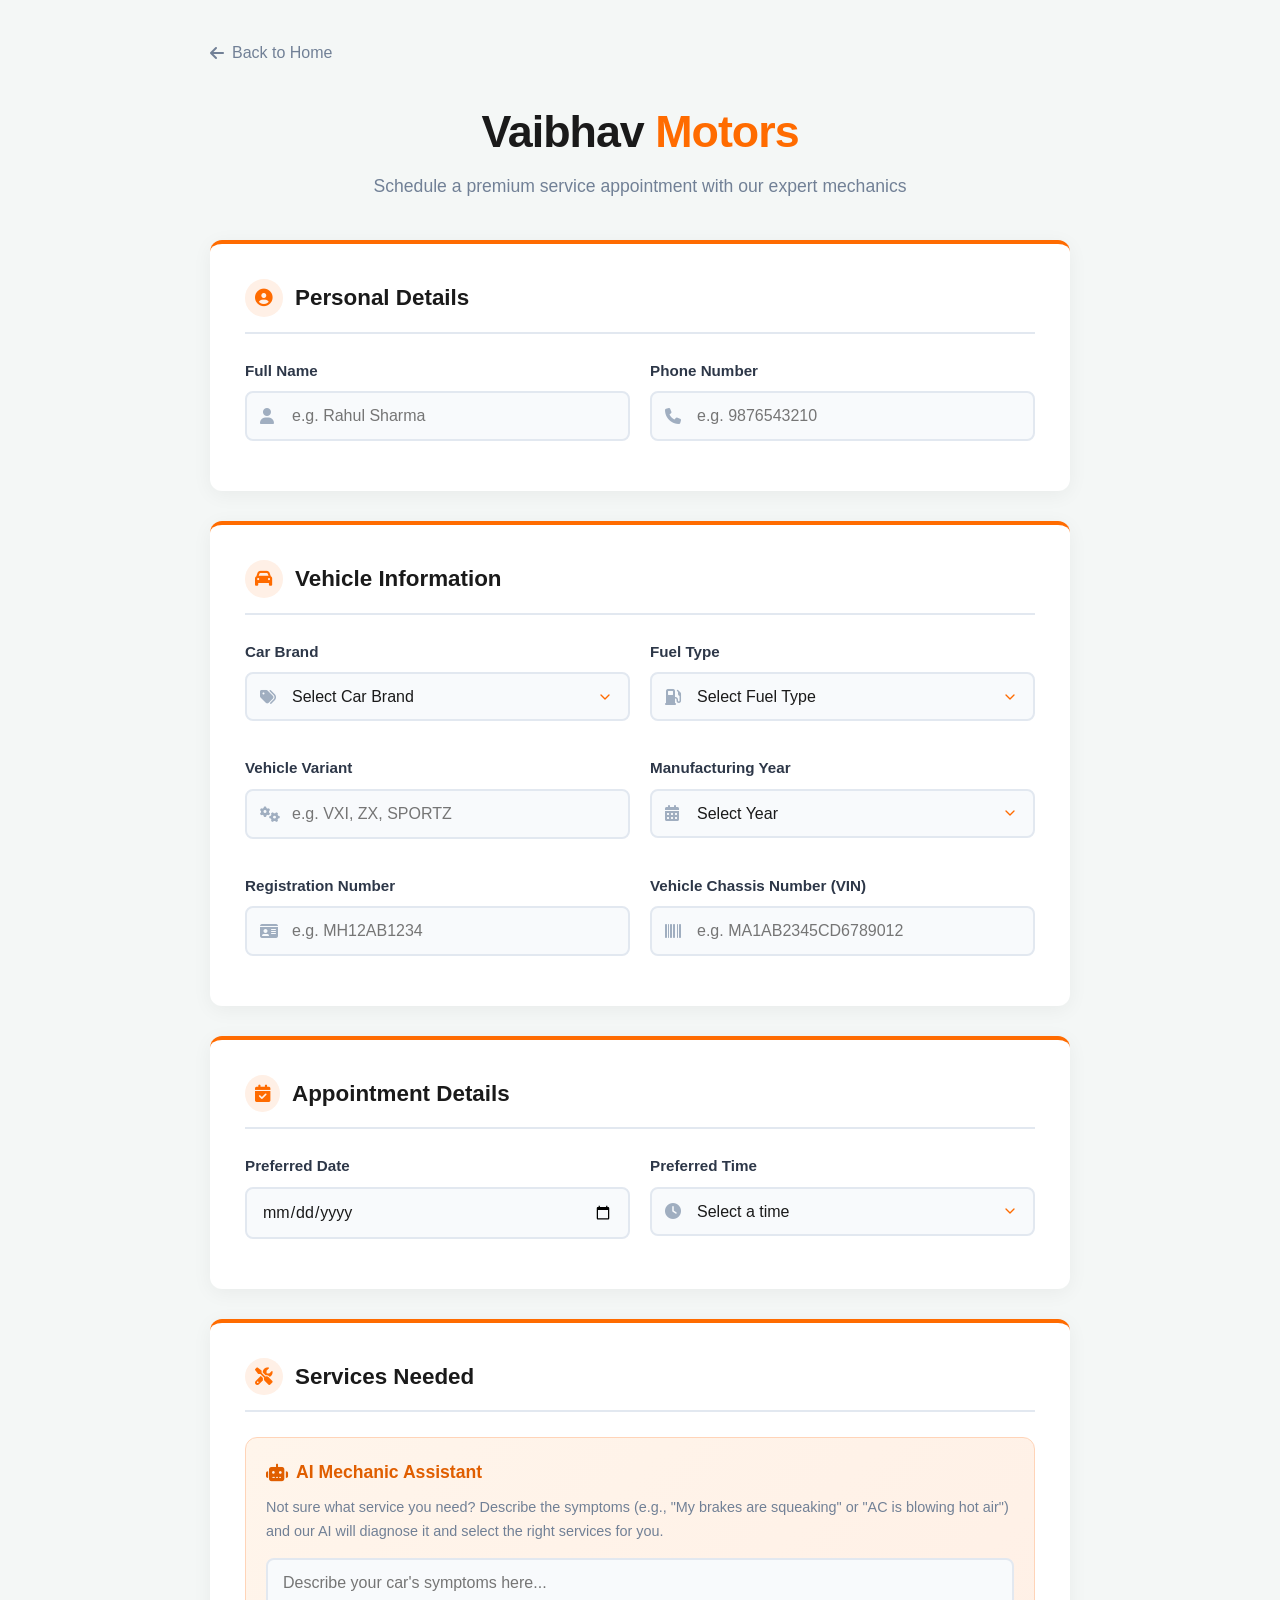
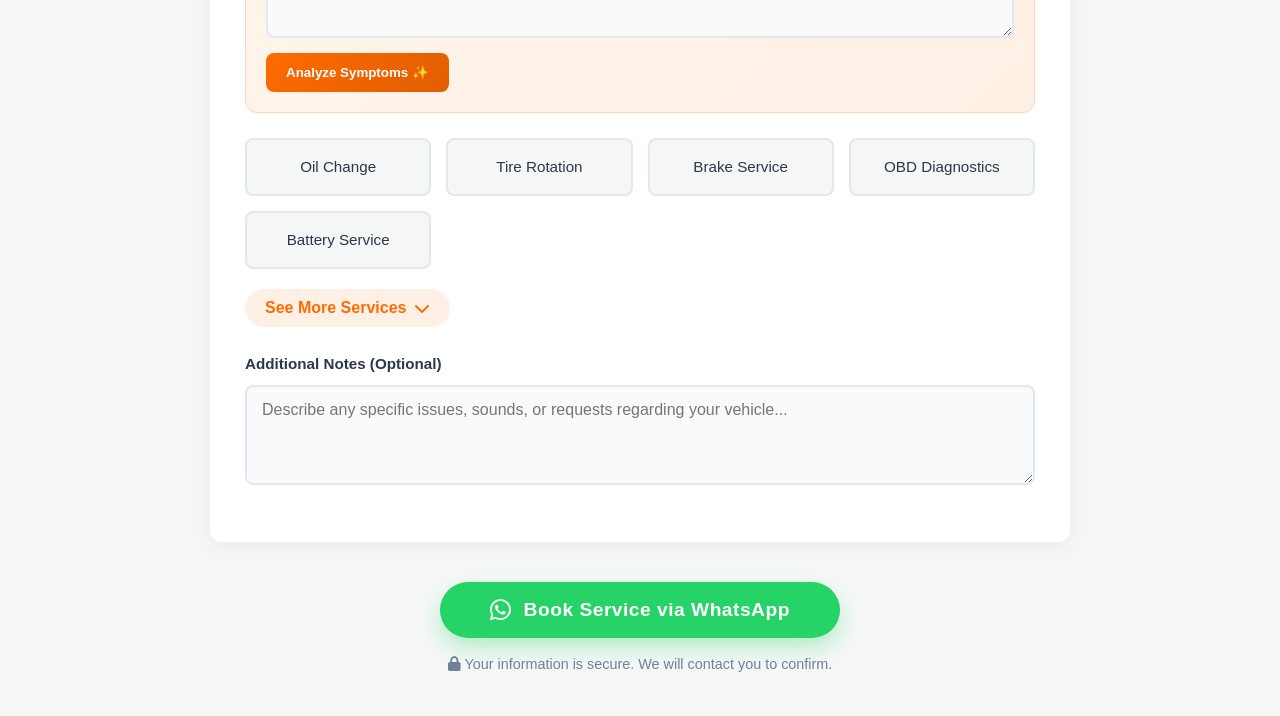
<file: Booking.html>
<!DOCTYPE html>
<html lang="en">
<head>
    <meta charset="UTF-8">
    <meta name="viewport" content="width=device-width, initial-scale=1.0">
    <title>Book Service - Vaibhav Motors</title>
    <link rel="icon" type="image/png" href="images/logotranperent.png">
    <!-- FontAwesome for Icons -->
    <link rel="stylesheet" href="https://cdnjs.cloudflare.com/ajax/libs/font-awesome/6.4.0/css/all.min.css">
    <link rel="stylesheet" href="Booking.css">
</head>
<body>
    <div class="container">
        
        <div class="top-nav">
            <a href="index.html" class="back-link"><i class="fas fa-arrow-left"></i> Back to Home</a>
        </div>

        <div class="section-header">
            <h2>Vaibhav <span>Motors</span></h2>
            <p>Schedule a premium service appointment with our expert mechanics</p>
        </div>
        
        <form id="appointmentForm">
            
            <!-- Personal Information Card -->
            <div class="form-section">
                <h3 class="section-title"><i class="fas fa-user-circle"></i> Personal Details</h3>
                <div class="form-grid">
                    <div class="form-group">
                        <label for="name">Full Name</label>
                        <div class="input-wrapper">
                            <input type="text" id="name" class="form-control" 
                                   placeholder="e.g. Rahul Sharma"
                                   pattern="[A-Za-z\s]+"
                                   title="Only alphabets and spaces allowed"
                                   oninput="this.value = this.value.replace(/[^A-Za-z\s]/g, '')"
                                   required>
                            <i class="fas fa-user"></i>
                        </div>
                    </div>
                    
                    <div class="form-group">
                        <label for="phone">Phone Number</label>
                        <div class="input-wrapper">
                            <input type="tel" id="phone" class="form-control" 
                                   placeholder="e.g. 9876543210"
                                   pattern="[0-9]{10}"
                                   title="Please enter a valid 10-digit Indian phone number"
                                   oninput="this.value = this.value.replace(/[^0-9]/g, '')"
                                   minlength="10" maxlength="10" required>
                            <i class="fas fa-phone"></i>
                        </div>
                    </div>
                </div>
            </div>

            <!-- Vehicle Details Card -->
            <div class="form-section">
                <h3 class="section-title"><i class="fas fa-car"></i> Vehicle Information</h3>
                
                <div class="form-grid">
                    <div class="form-group">
                        <label for="car-brand">Car Brand</label>
                        <div class="input-wrapper">
                            <select id="car-brand" class="form-control" required onchange="loadModels()">
                                <option value="">Select Car Brand</option>
                                <option value="Maruti">Maruti</option>
                                <option value="Mahindra">Mahindra</option>
                                <option value="TATA">TATA</option>
                                <option value="Toyota">Toyota</option>
                                <option value="Hyundai">Hyundai</option>
                                <option value="Honda">Honda</option>
                                <option value="Kia">Kia</option>
                                <option value="Renault">Renault</option>
                                <option value="Volkswagen">Volkswagen</option>
                                <option value="Skoda">Skoda</option>
                                <option value="Ford">Ford</option>
                                <option value="MG">MG</option>
                                <option value="Nissan">Nissan</option>
                                <option value="Jeep">Jeep</option>
                                <option value="BMW">BMW</option>
                                <option value="Mercedes-Benz">Mercedes-Benz</option>
                                <option value="Audi">Audi</option>
                                <option value="Volvo">Volvo</option>
                                <option value="Jaguar">Jaguar</option>
                                <option value="Land Rover">Land Rover</option>
                            </select>
                            <i class="fas fa-tags"></i>
                        </div>
                    </div>

                    <div class="form-group" id="model-section" style="display:none;">
                        <label for="car-model">Car Model</label>
                        <div class="input-wrapper">
                            <select id="car-model" class="form-control" required>
                                <option value="">Select Model</option>
                            </select>
                            <i class="fas fa-car-side"></i>
                        </div>
                    </div>

                    <div class="form-group">
                        <label for="fuel-type">Fuel Type</label>
                        <div class="input-wrapper">
                            <select id="fuel-type" class="form-control" required>
                                <option value="">Select Fuel Type</option>
                                <option value="petrol">Petrol</option>
                                <option value="cng">CNG</option>
                                <option value="diesel">Diesel</option>
                                <option value="ev">Electric (EV)</option>
                            </select>
                            <i class="fas fa-gas-pump"></i>
                        </div>
                    </div>

                    <div class="form-group">
                        <label for="vehicle-variant">Vehicle Variant</label>
                        <div class="input-wrapper">
                            <input type="text" id="vehicle-variant" class="form-control" 
                                   placeholder="e.g. VXI, ZX, SPORTZ"
                                   pattern="[A-Z0-9\s]+"
                                   title="Only uppercase letters and numbers allowed"
                                   oninput="this.value = this.value.toUpperCase().replace(/[^A-Z0-9\s]/g, '')"
                                   maxlength="15" required>
                            <i class="fas fa-cogs"></i>
                        </div>
                    </div>

                    <div class="form-group">
                        <label for="manufacturing-year">Manufacturing Year</label>
                        <div class="input-wrapper">
                            <select id="manufacturing-year" class="form-control" required>
                                <option value="">Select Year</option>
                                <option value="2024">2024</option>
                                <option value="2023">2023</option>
                                <option value="2022">2022</option>
                                <option value="2021">2021</option>
                                <option value="2020">2020</option>
                                <option value="2019">2019</option>
                                <option value="2018">2018</option>
                                <option value="2017">2017</option>
                                <option value="2016">2016</option>
                                <option value="2015">2015</option>
                                <option value="2014">2014</option>
                                <option value="2013">2013</option>
                                <option value="2012">2012</option>
                                <option value="2011">2011</option>
                                <option value="2010">2010</option>
                            </select>
                            <i class="fas fa-calendar-alt"></i>
                        </div>
                    </div>

                    <div class="form-group">
                        <label for="registration-number">Registration Number</label>
                        <div class="input-wrapper">
                            <input type="text" id="registration-number" class="form-control" 
                                   placeholder="e.g. MH12AB1234"
                                   pattern="[A-Z]{2}[0-9]{1,2}[A-Z]{1,2}[0-9]{4}"
                                   title="Enter valid Indian registration (e.g. MH12AB1234, DL1CA1234)"
                                   oninput="this.value = this.value.toUpperCase().replace(/[^A-Z0-9]/g, '')"
                                   required>
                            <i class="fas fa-id-card"></i>
                        </div>
                    </div>

                    <div class="form-group">
                        <label for="chassis-number">Vehicle Chassis Number (VIN)</label>
                        <div class="input-wrapper">
                            <input type="text" id="chassis-number" class="form-control" 
                                   placeholder="e.g. MA1AB2345CD6789012"
                                   pattern="[A-HJ-NPR-Z0-9]{10,20}"
                                   title="Must be 10-20 uppercase letters/numbers"
                                   oninput="this.value = this.value.toUpperCase().replace(/[^A-HJ-NPR-Z0-9]/g, '')"
                                   required>
                            <i class="fas fa-barcode"></i>
                        </div>
                    </div>
                </div>
            </div>
            
            <!-- Appointment Details Card -->
            <div class="form-section">
                <h3 class="section-title"><i class="fas fa-calendar-check"></i> Appointment Details</h3>
                <div class="form-grid">
                    <div class="form-group">
                        <label for="date">Preferred Date</label>
                        <div class="input-wrapper">
                            <input type="date" id="date" class="form-control" style="padding-left: 15px;" required>
                        </div>
                        <div id="date-status" class="date-status"></div>
                    </div>
                    
                    <div class="form-group">
                        <label for="time">Preferred Time</label>
                        <div class="input-wrapper">
                            <select id="time" class="form-control" required>
                                <option value="">Select a time</option>
                                <option value="morning">Morning (8:00 AM - 12:00 PM)</option>
                                <option value="afternoon">Afternoon (12:00 PM - 4:00 PM)</option>
                                <option value="evening">Evening (4:00 PM - 8:00 PM)</option>
                            </select>
                            <i class="fas fa-clock"></i>
                        </div>
                    </div>
                </div>
            </div>
            
            <!-- Services Section Card -->
            <div class="form-section">
                <h3 class="section-title"><i class="fas fa-tools"></i> Services Needed</h3>
                
                <!-- AI Mechanic Section -->
                <div class="ai-diagnostic-box">
                    <h4><i class="fas fa-robot"></i> AI Mechanic Assistant</h4>
                    <p style="font-size: 0.9rem; color: var(--text-muted); margin-bottom: 15px;">
                        Not sure what service you need? Describe the symptoms (e.g., "My brakes are squeaking" or "AC is blowing hot air") and our AI will diagnose it and select the right services for you.
                    </p>
                    <div class="input-wrapper">
                        <textarea id="ai-symptom-input" class="form-control" placeholder="Describe your car's symptoms here..." style="min-height: 80px;"></textarea>
                    </div>
                    <button type="button" class="btn-ai" id="analyze-btn">
                        <span>Analyze Symptoms ✨</span>
                    </button>
                    <div id="ai-result" class="ai-result-box" style="display: none;"></div>
                </div>

                <div class="form-group">
                    <div class="service-checkboxes" id="services-container">
                        <!-- First 5 services (visible by default) -->
                        <div class="checkbox-group">
                            <input type="checkbox" id="oil-change" name="service">
                            <label for="oil-change">Oil Change</label>
                        </div>
                        <div class="checkbox-group">
                            <input type="checkbox" id="tire-rotation" name="service">
                            <label for="tire-rotation">Tire Rotation</label>
                        </div>
                        <div class="checkbox-group">
                            <input type="checkbox" id="brake-service" name="service">
                            <label for="brake-service">Brake Service</label>
                        </div>
                        <div class="checkbox-group">
                            <input type="checkbox" id="diagnostics" name="service">
                            <label for="diagnostics">OBD Diagnostics</label>
                        </div>
                        <div class="checkbox-group">
                            <input type="checkbox" id="battery-check" name="service">
                            <label for="battery-check">Battery Service</label>
                        </div>
                        
                        <!-- Additional services (hidden by default) -->
                        <div class="checkbox-group additional-service">
                            <input type="checkbox" id="periodic-service" name="service">
                            <label for="periodic-service">Periodic Service</label>
                        </div>
                        <div class="checkbox-group additional-service">
                            <input type="checkbox" id="ac-repair" name="service">
                            <label for="ac-repair">AC Repair</label>
                        </div>
                        <div class="checkbox-group additional-service">
                            <input type="checkbox" id="major-service" name="service">
                            <label for="major-service">Major Service</label>
                        </div>
                        <div class="checkbox-group additional-service">
                            <input type="checkbox" id="accidental-service" name="service">
                            <label for="accidental-service">Accidental Repair</label>
                        </div>
                        <div class="checkbox-group additional-service">
                            <input type="checkbox" id="engine-repair" name="service">
                            <label for="engine-repair">Engine Work</label>
                        </div>
                        <div class="checkbox-group additional-service">
                            <input type="checkbox" id="suspension-service" name="service">
                            <label for="suspension-service">Suspension</label>
                        </div>
                        <div class="checkbox-group additional-service">
                            <input type="checkbox" id="polishing-service" name="service">
                            <label for="polishing-service">Denting/Painting</label>
                        </div>
                        <div class="checkbox-group additional-service">
                            <input type="checkbox" id="interior-service" name="service">
                            <label for="interior-service">Interior Cleaning</label>
                        </div>
                    </div>
                    
                    <button type="button" id="see-more-btn" class="see-more-btn">
                        <span>See More Services</span> <i class="fas fa-chevron-down"></i>
                    </button>
                </div>
                
                <div class="form-group" style="margin-top: 25px;">
                    <label for="notes">Additional Notes (Optional)</label>
                    <textarea id="notes" class="form-control" placeholder="Describe any specific issues, sounds, or requests regarding your vehicle..."></textarea>
                </div>
            </div>
            
            <div class="form-submit">
                <button type="button" class="submit-btn" onclick="sendToWhatsApp()">
                    <i class="fab fa-whatsapp" style="font-size: 1.5rem;"></i> Book Service via WhatsApp
                </button>
                <p style="margin-top: 15px; color: var(--text-muted); font-size: 0.9rem;">
                    <i class="fas fa-lock"></i> Your information is secure. We will contact you to confirm.
                </p>
            </div>
        </form>
    </div>

    <script src="Booking.js"></script>
</body>
</html>
</file>
<file: Booking.css>
/* ===== CSS VARIABLES ===== */
        :root {
            --primary: #ff6b00;
            --primary-light: #fff0e6;
            --primary-dark: #e05e00;
            --whatsapp: #25D366;
            --whatsapp-dark: #128C7E;
            --dark: #1a1a1a;
            --light: #ffffff;
            --bg-color: #f4f7f6;
            --gray-light: #e2e8f0;
            --text-dark: #2d3748;
            --text-muted: #718096;
            --radius: 12px;
            --shadow: 0 4px 20px rgba(0, 0, 0, 0.05);
            --transition: all 0.3s ease;
        }

        /* Reset and Base Styles */
        * {
            margin: 0;
            padding: 0;
            box-sizing: border-box;
            font-family: 'Segoe UI', Tahoma, Geneva, Verdana, sans-serif;
        }
        
        body {
            background-color: var(--bg-color);
            color: var(--text-dark);
            line-height: 1.6;
        }
        
        .container {
            max-width: 900px;
            margin: 0 auto;
            padding: 40px 20px;
        }

        /* Header Styles */
        .top-nav {
            display: flex;
            justify-content: space-between;
            align-items: center;
            margin-bottom: 30px;
        }

        .back-link {
            color: var(--text-muted);
            text-decoration: none;
            display: flex;
            align-items: center;
            gap: 8px;
            font-weight: 500;
            transition: var(--transition);
        }

        .back-link:hover {
            color: var(--primary);
        }

        .section-header {
            text-align: center;
            margin-bottom: 40px;
        }
        
        .section-header h2 {
            color: var(--dark);
            font-size: 2.8rem;
            margin-bottom: 5px;
            font-weight: 800;
            letter-spacing: -1px;
        }

        .section-header h2 span {
            color: var(--primary);
        }
        
        .section-header p {
            color: var(--text-muted);
            font-size: 1.1rem;
        }
        
        /* Form Card Styles */
        .form-section {
            background-color: var(--light);
            border-radius: var(--radius);
            box-shadow: var(--shadow);
            padding: 35px;
            margin-bottom: 30px;
            border-top: 4px solid var(--primary);
        }

        .section-title {
            display: flex;
            align-items: center;
            gap: 12px;
            color: var(--dark);
            margin-bottom: 25px;
            font-size: 1.4rem;
            border-bottom: 2px solid var(--gray-light);
            padding-bottom: 15px;
        }

        .section-title i {
            color: var(--primary);
            background: var(--primary-light);
            padding: 10px;
            border-radius: 50%;
            font-size: 1.1rem;
        }

        /* Grid Layouts */
        .form-grid {
            display: grid;
            grid-template-columns: repeat(auto-fit, minmax(300px, 1fr));
            gap: 20px;
        }
        
        .form-group {
            margin-bottom: 15px;
        }
        
        .form-group label {
            display: block;
            margin-bottom: 8px;
            font-weight: 600;
            color: var(--text-dark);
            font-size: 0.95rem;
        }
        
        /* Modern Inputs */
        .input-wrapper {
            position: relative;
            display: flex;
            align-items: center;
        }

        .input-wrapper i {
            position: absolute;
            left: 15px;
            color: #a0aec0;
            font-size: 1rem;
            transition: var(--transition);
        }

        .form-control {
            width: 100%;
            padding: 14px 15px 14px 45px;
            border: 2px solid var(--gray-light);
            border-radius: 8px;
            font-size: 1rem;
            transition: var(--transition);
            background-color: #f8fafc;
            color: var(--dark);
        }
        
        .form-control:focus {
            outline: none;
            border-color: var(--primary);
            background-color: var(--light);
            box-shadow: 0 0 0 4px rgba(255, 107, 0, 0.1);
        }

        .form-control:focus + i,
        .input-wrapper:focus-within i {
            color: var(--primary);
        }
        
        /* Select specific styling */
        select.form-control {
            appearance: none;
            background-image: url("data:image/svg+xml;charset=UTF-8,%3csvg xmlns='http://www.w3.org/2000/svg' viewBox='0 0 24 24' fill='none' stroke='%23ff6b00' stroke-width='2' stroke-linecap='round' stroke-linejoin='round'%3e%3cpolyline points='6 9 12 15 18 9'%3e%3c/polyline%3e%3c/svg%3e");
            background-repeat: no-repeat;
            background-position: right 15px center;
            background-size: 1em;
        }

        textarea.form-control {
            padding-left: 15px; /* No icon for textarea */
            resize: vertical;
            min-height: 100px;
        }
        
        /* Modern Checkbox Grid for Services */
        .service-checkboxes {
            display: grid;
            grid-template-columns: repeat(auto-fit, minmax(180px, 1fr));
            gap: 15px;
            margin-top: 10px;
        }
        
        .checkbox-group input {
            display: none;
        }
        
        .checkbox-group label {
            display: flex;
            align-items: center;
            justify-content: center;
            padding: 15px;
            background: var(--bg-color);
            border: 2px solid var(--gray-light);
            border-radius: 8px;
            cursor: pointer;
            transition: var(--transition);
            font-weight: 500;
            text-align: center;
            height: 100%;
            margin: 0;
            user-select: none;
        }
        
        .checkbox-group input:checked + label {
            background-color: var(--primary-light);
            border-color: var(--primary);
            color: var(--primary-dark);
            box-shadow: 0 4px 10px rgba(255, 107, 0, 0.15);
        }

        .checkbox-group label:hover {
            border-color: var(--primary);
        }
        
        /* AI Mechanic Styles */
        .ai-diagnostic-box {
            background: linear-gradient(135deg, #fff5eb 0%, #fff0e6 100%);
            border: 1px solid #ffd4b8;
            border-radius: var(--radius);
            padding: 20px;
            margin-bottom: 25px;
            position: relative;
            overflow: hidden;
        }
        
        .ai-diagnostic-box h4 {
            color: var(--primary-dark);
            margin-bottom: 10px;
            display: flex;
            align-items: center;
            gap: 8px;
            font-size: 1.1rem;
        }
        
        .btn-ai {
            background: linear-gradient(135deg, #ff6b00 0%, #e05e00 100%);
            color: white;
            border: none;
            padding: 12px 20px;
            border-radius: 8px;
            font-weight: 600;
            cursor: pointer;
            margin-top: 15px;
            transition: var(--transition);
            display: inline-flex;
            align-items: center;
            gap: 8px;
        }
        
        .btn-ai:hover {
            transform: translateY(-2px);
            box-shadow: 0 4px 12px rgba(255, 107, 0, 0.3);
        }
        
        .btn-ai:disabled {
            opacity: 0.7;
            cursor: not-allowed;
            transform: none;
        }
        
        .ai-result-box {
            margin-top: 15px;
            padding: 15px;
            background: white;
            border-radius: 8px;
            border-left: 4px solid var(--primary);
            font-size: 0.95rem;
            color: var(--text-dark);
        }
        
        .ai-loading {
            display: inline-block;
            width: 16px;
            height: 16px;
            border: 2px solid rgba(255,255,255,0.3);
            border-radius: 50%;
            border-top-color: white;
            animation: spin 1s ease-in-out infinite;
        }
        
        @keyframes spin { to { transform: rotate(360deg); } }

        /* Submit Button */
        .form-submit {
            text-align: center;
            margin-top: 40px;
        }
        
        .submit-btn {
            background-color: var(--whatsapp);
            color: white;
            border: none;
            padding: 16px 40px;
            font-size: 1.2rem;
            border-radius: 50px;
            cursor: pointer;
            transition: var(--transition);
            font-weight: 700;
            letter-spacing: 0.5px;
            box-shadow: 0 10px 20px rgba(37, 211, 102, 0.3);
            display: inline-flex;
            align-items: center;
            justify-content: center;
            gap: 12px;
            width: 100%;
            max-width: 400px;
        }
        
        .submit-btn:hover {
            background-color: var(--whatsapp-dark);
            transform: translateY(-3px);
            box-shadow: 0 15px 25px rgba(37, 211, 102, 0.4);
        }
        
        /* See More Button Styles */
        .see-more-btn {
            background: none;
            border: none;
            color: var(--primary);
            cursor: pointer;
            font-size: 1rem;
            font-weight: 600;
            margin-top: 20px;
            padding: 10px 20px;
            display: inline-flex;
            align-items: center;
            gap: 8px;
            border-radius: 50px;
            transition: var(--transition);
            background-color: var(--primary-light);
        }

        .see-more-btn:hover {
            background-color: var(--primary);
            color: white;
        }

        .see-more-btn i {
            transition: transform 0.3s ease;
        }

        .see-more-btn.expanded i {
            transform: rotate(180deg);
        }
        
        .additional-service {
            display: none;
        }
        
        /* Date Status Styles */
        .date-status {
            margin-top: 10px;
            font-size: 0.9rem;
            padding: 10px 15px;
            border-radius: 6px;
            display: none;
            font-weight: 500;
        }
        
        .date-available {
            background-color: #e8f5e9;
            color: #2e7d32;
            border-left: 4px solid #4caf50;
        }
        
        .date-full {
            background-color: #ffebee;
            color: #c62828;
            border-left: 4px solid #f44336;
        }
        
        .date-warning {
            background-color: #fff8e1;
            color: #f57f17;
            border-left: 4px solid #ffb300;
        }
        
        /* Responsive Adjustments */
        @media (max-width: 768px) {
            .container {
                padding: 20px 15px;
            }
            .form-section {
                padding: 25px 20px;
            }
            .section-header h2 {
                font-size: 2.2rem;
            }
        }
        
        @media (max-width: 480px) {
            .service-checkboxes {
                grid-template-columns: 1fr 1fr;
            }
            .form-grid {
                grid-template-columns: 1fr;
            }
        }
</file>
